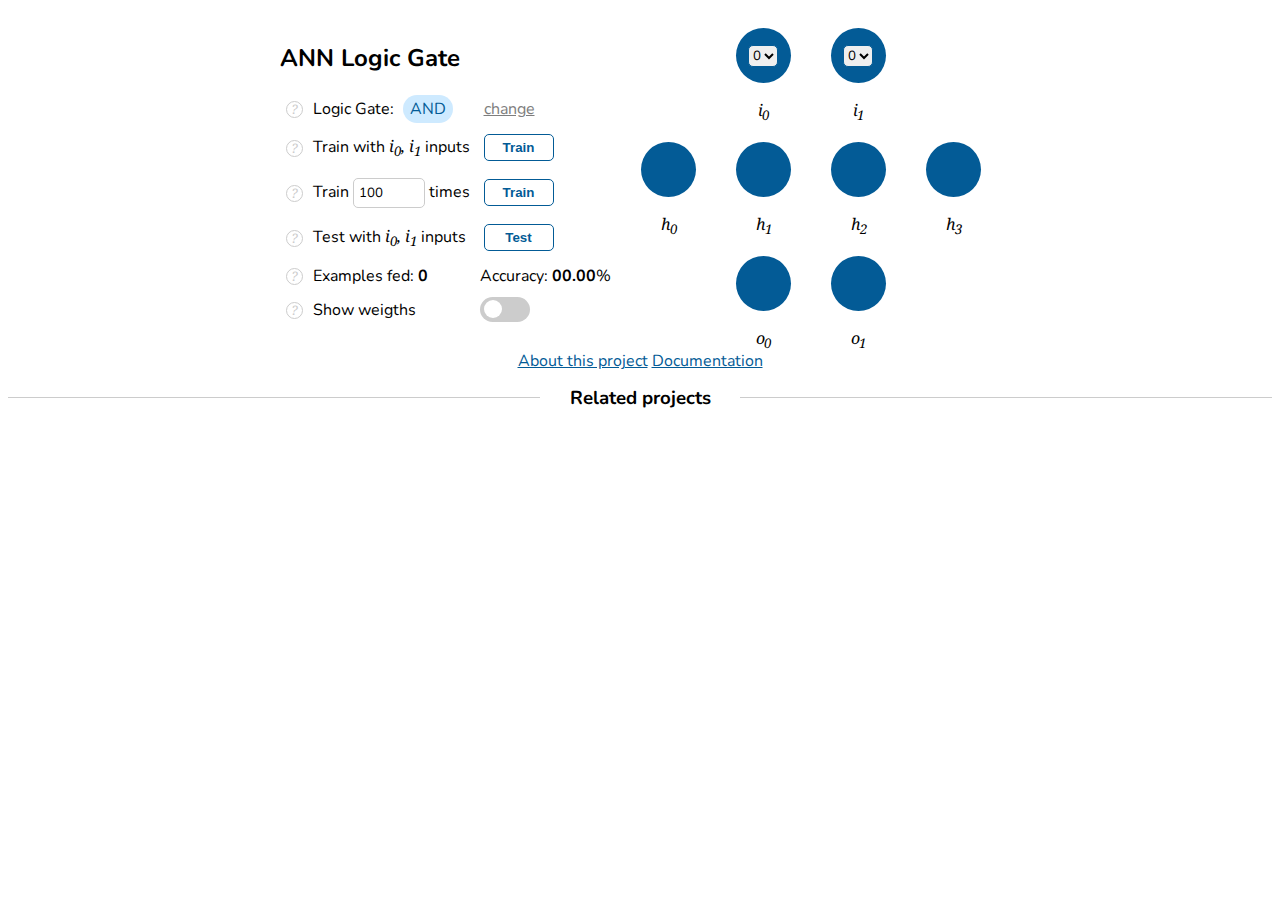
<file: index.html>
<!DOCTYPE html>
<html>
    <head>
        <meta name="viewport" content="width=device-width, initial-scale=1">
        <meta charset="UTF-8">
        <link href="style/style.css" rel="stylesheet">
        <link href="style/slidercheckbox.css" rel="stylesheet">
        <link rel="preconnect" href="https://fonts.gstatic.com">
        <link href="https://fonts.googleapis.com/css2?family=Noto+Serif:ital,wght@1,700&family=Nunito:wght@300&display=swap" rel="stylesheet">
    </head>
    <body>
        <div id="menu-controls">
            <span id="menu-title"><h2>ANN Logic Gate</h2>
                
            </span>
            <div id="controls">
                <table id="trainAndTest">
                    <tr>
                        <td><span class="info">?<div class="infotext">
                            <p>The <b>ANN</b> model proposed can <b>simulate</b> the behaviour of the most common binary <b>logic gates</b>. 
                            </p> 
                            <p>The choosen gate is displayed alongside in a light blue box.</p> 
                            <p>Use the <u>change</u> link to select a different one.</p> </div></span></td>
                        <td>
                            <span id="changeGateControl">
                                Logic Gate: <span id="gateText"></span>
                            </span>
                        </td>
                        <td>
                            <span class="jsLink" onclick="showLogicGateSelector()">change</span>
                        </td>
                    </tr>
                    <tr>
                        <td><span class="info">?<div class="infotext">
                            <p>Select the inputs desired using the option fields within the <b>input neurons</b>.</p>
                            <p>Clicking the <b>Train</b> button the system will evaluate the inputs and generate the exact computed output.</p>
                            <p>These data will be <b>propagate</b> in the ANN and <b>weigths</b> will be <b>updated</b> accordingly.</p>
                        </div></span></td>
                        <td>Train with <span>i<sub>0</sub>, i<sub>1</sub></span> inputs</td>
                        <td><button id="propagate">Train</button></td>
                    </tr>

                    <tr>
                        <td><span class="info">?<div class="infotext">
                            <p>Use the input field to <b>type a number</b>.</p>
                            <p>The system will use the number to produce as many <b>random</b> examples which will be used to <b>train the ANN</b>.</p>
                        </div></span></td>
                        <td>
                            <div id="n-examples">Train <input type="number" value="100" placeholder="number" id="times" /> times</div>
                        </td>
                        <td>
                            <button id="train">Train</button>
                        </td>
                    </tr>

                    <tr>
                        <td><span class="info">?<div class="infotext">
                            <p>Select the inputs desired using the <b>input neurons</b>.</p>
                            <p>By clicking the <b>Test</b> button, the ANN will evaluate the inputs.</p>
                            <p>The exact result will be highlighted with a <b>light green outer border</b> in the correspondent output neuron. </p>
                            <p>The ANN's computed result will be displayed lighting up in green the correspondent output neuron.</p>
                        </div></span></td>
                        <td>Test with <span>i<sub>0</sub>, i<sub>1</sub></span> inputs</td>
                        <td><button id="test">Test</button></td>
                    </tr>
                    
                    <tr>
                        <td><span class="info">?<div class="infotext">
                            <p>The ANN will save the <b>number of example</b> used to train it.</p>
                            <p><b>Changing</b> the simulated <b>logic gate</b> will <b>reset</b> this number to 0.</p>
                            <p>The <b>accuracy</b> measure the <b>reliability</b> of the ANN,
                            it is calculated <b>testing a set of inputs</b> and elaborating the <b>total error</b>.</p>
                        </div></span></td>
                        <td>
                            <span class="infoANN">Examples fed: <span id="examplesPropagate">0</span></span>
                        </td>
                        <td>
                            <span class="infoANN">Accuracy: <span id="accuracy">00.00</span>%</span>
                        </td>
                    </tr>
                    <tr>
                        <td><span class="info">?<div class="infotext">
                            <p>This option allows users to <b>track the progress</b> of the ANN by <b>displaying the weigths</b>.</p>
                            <p>Weigths are shown in form of a <b>table</b> between the <b>neuron layers</b> involved</p>
                            <p>Weigths table will be <b>updated</b> after every <b>traing process</b>.</p>
                        </div></span></td>
                        <td>Show weigths</td>
                        <td>
                        <label class="switch">
                            <input onclick="toggleWeigths()" id="weigthsCheckbox" type="checkbox">
                            <span class="slider round"></span>
                          </label>
                        </td>
                    </tr>
                </table>
                
                
            </div>
            <br>
        </div>
        <div id="opacityDiv"></div>
        <div id="logicGateSelector">
            <p>Select a logic operator:</p> <div id="logicalOperatorSelector"></div><br>
            <button onclick="changeLogicGate()">Confirm</button><span class="jsLink" onclick="cancelChange()">Cancel</span>
            <p>Changing the logic operator requests the ANN to be reload <br> <i>All training progress will be lost</i></p>
        </div>
        
        <div id="ANN">
            <div class="layer" id="input_layer"></div>
            <div class="weigth"><table id="w_ih"></table></div>
            <div class="layer" id="hidden_layer"></div>
            <div class="weigth"><table id="w_ho"></table></div>
            <div class="layer" id="output_layer"></div>
        </div>
        <div id="links">
            <a href="pages/about.html">About this project</a> 
            <a href="pages/documentation.html">Documentation</a> 
        </div>

        <div class="separator">
            <hr>
            <h3 class="subSection">Related projects</h3>
        </div>

        <script src="scripts/variables.js"></script>
        <script src="scripts/ANN.js"></script>
        <script src="scripts/graphics.js"></script>
        <script src="scripts/controls.js"></script>
    </body>
</html>
</file>
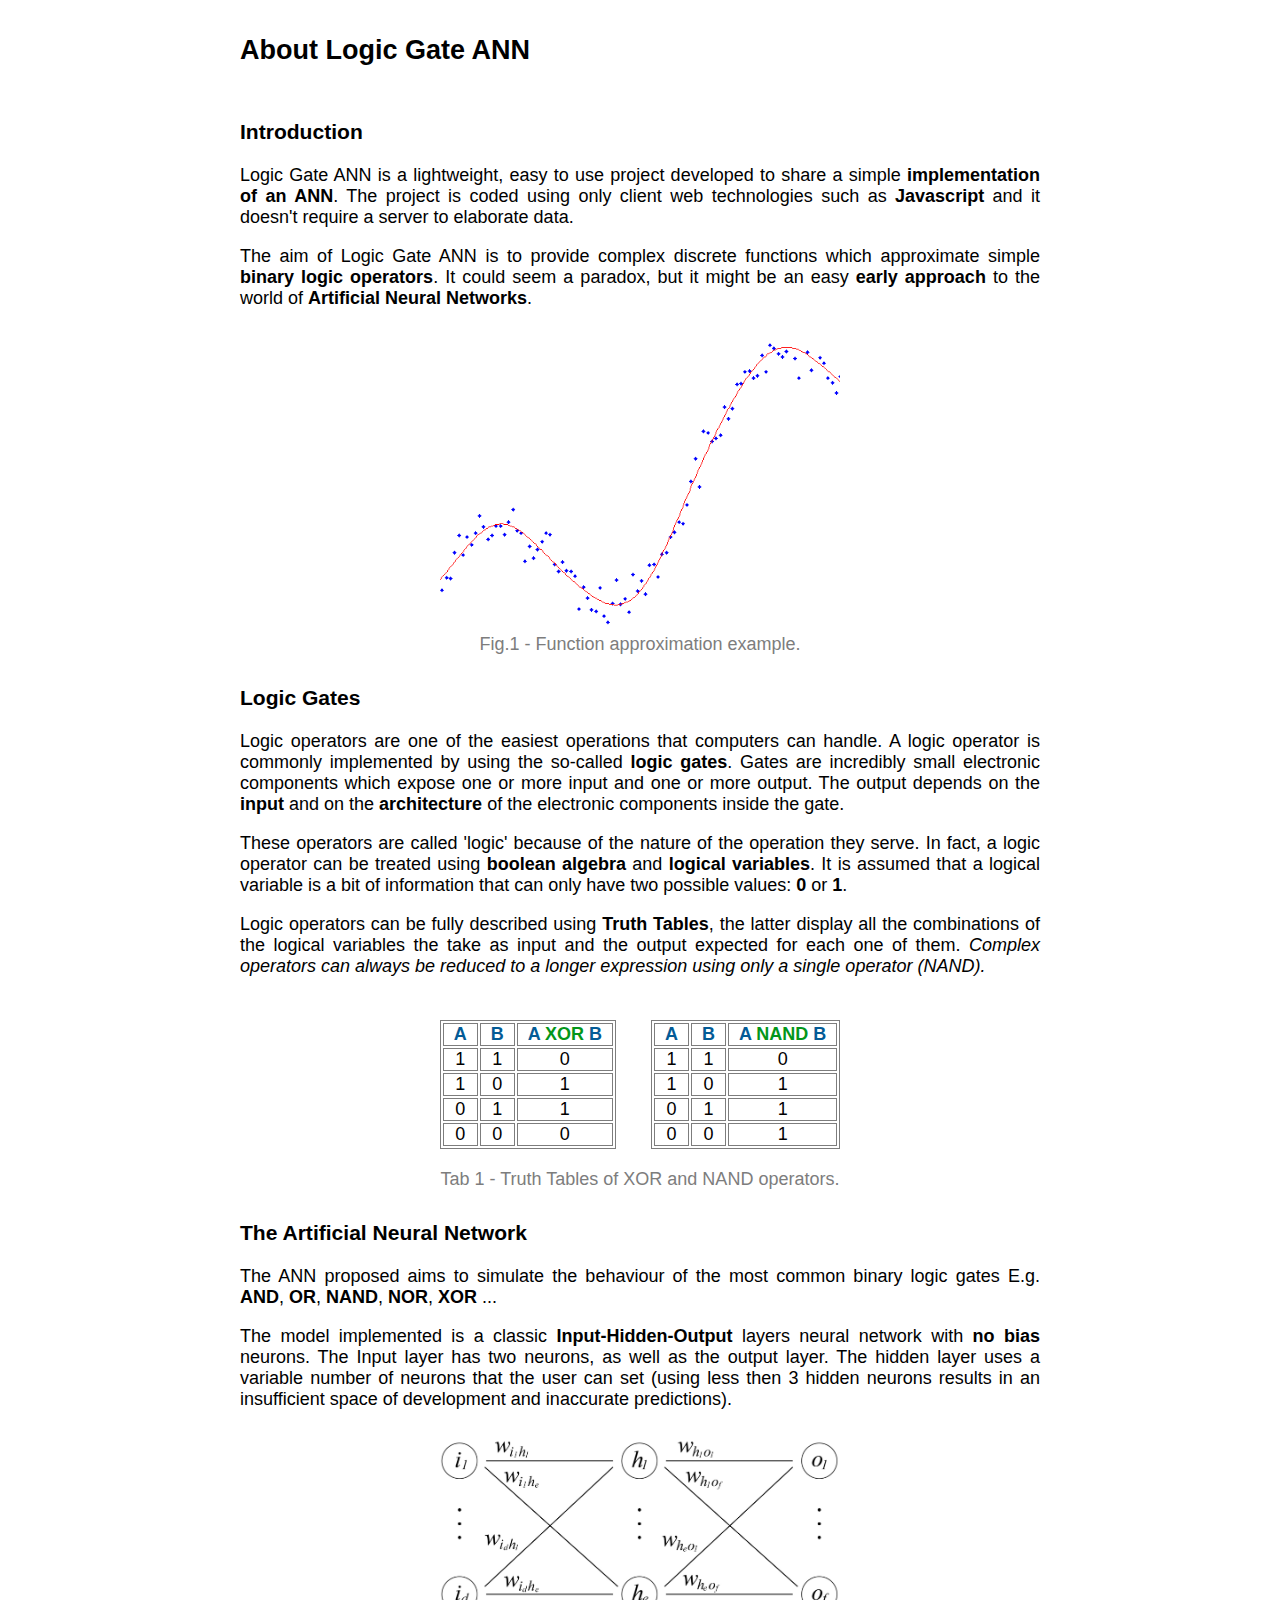
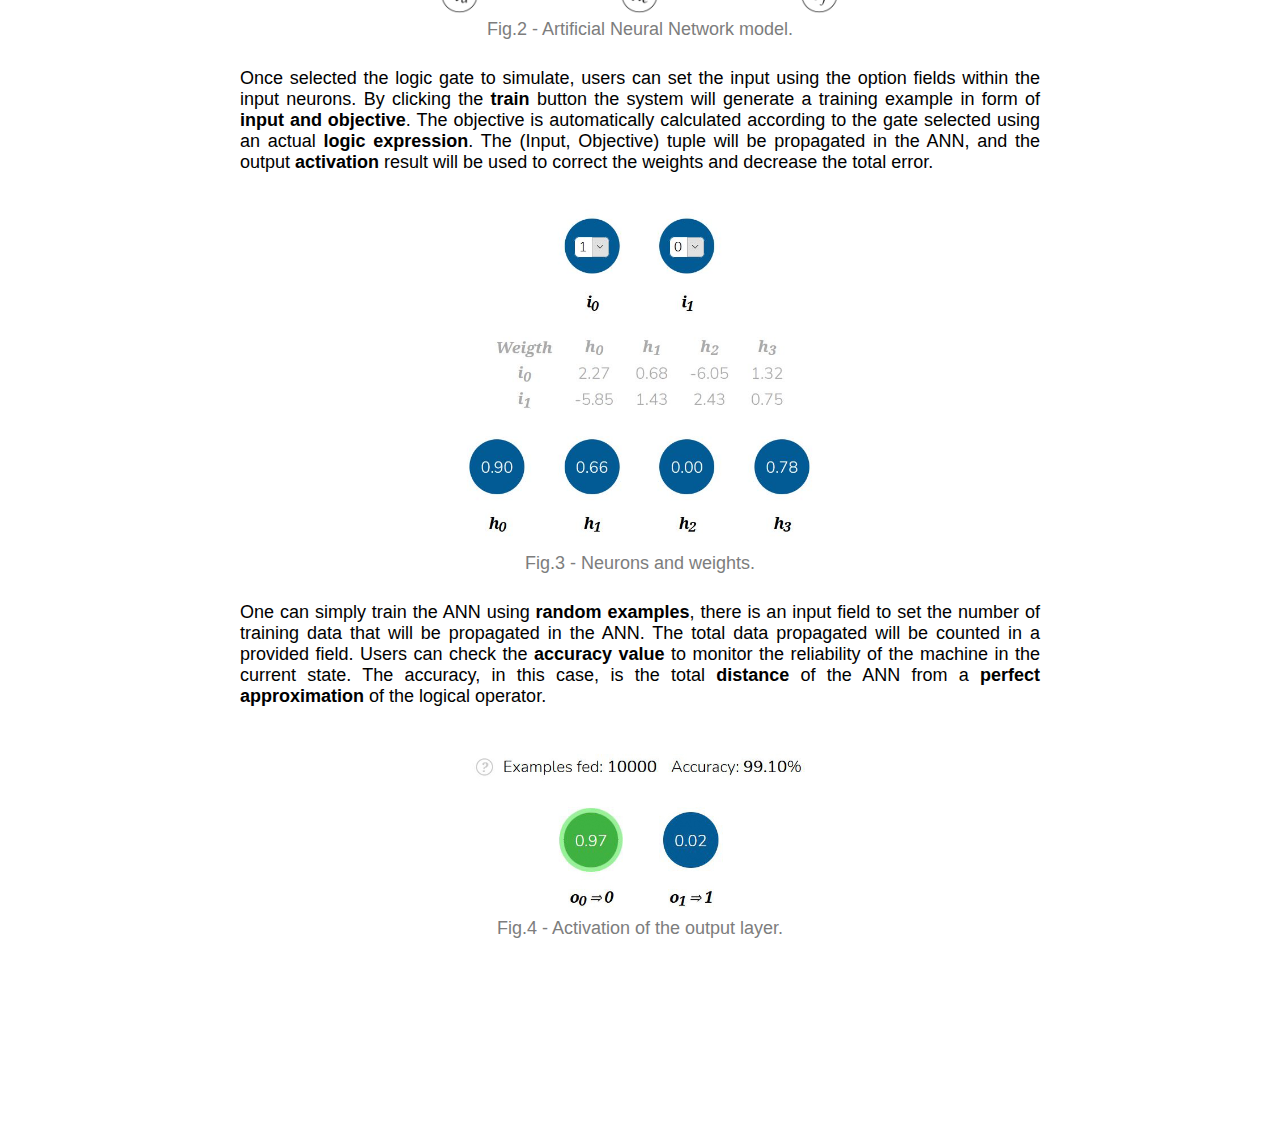
<file: pages/about.html>
<!DOCTYPE html>
    <html>

    <head>
        <meta charset="utf8">
        <title>About Logic Gate ANN</title>
        <link rel="stylesheet" href="../style/style.css">
    </head>
    <body>
        <div id="doc-header">
            <h2>About Logic Gate ANN</h2>
        </div>
        <div id="doc-container">
            <h3>Introduction</h3>
            <p>
                Logic Gate ANN is a lightweight, easy to use project developed to share a simple
                <b>implementation of an ANN</b>. The project is coded using only client web technologies
                such as <b>Javascript</b> and it doesn't require a server to elaborate data.
            </p>
            <p>
                The aim of Logic Gate ANN is to provide complex discrete functions which approximate
                simple <b>binary logic operators</b>. It could seem a paradox, but it might be an easy
                <b>early approach</b> to the world of <b>Artificial Neural Networks</b>.
            </p>
            <figure>
                <img src="../images/2d-function-approximation-example.png" alt="Function approximation example">
                <figcaption>Fig.1 - Function approximation example.</figcaption>
              </figure> 
            <h3>Logic Gates</h3>
            <p>
                Logic operators are one of the easiest operations that computers can handle.
                A logic operator is commonly implemented by using the so-called <b>logic gates</b>. 
                Gates are incredibly small electronic components which expose one or more 
                input and one or more output.
                The output depends on the <b>input</b> and on the <b>architecture</b> of the electronic
                components inside the gate.
            </p>
            <p>
                These operators are called 'logic' because of the nature of the operation they
                serve. In fact, a logic operator can be treated using <b>boolean algebra</b> and
                <b>logical variables</b>.
                It is assumed that a logical variable is a bit of information that can only 
                have two possible values: <b>0</b> or <b>1</b>.
            </p>
            <p>
                Logic operators can be fully described using <b>Truth Tables</b>, the latter display
                all the combinations of the logical variables the take as input and the output 
                expected for each one of them.
                <i>Complex operators can always be reduced to a longer expression using only a single
                    operator (NAND).</i> 
            </p>
            <figure>
                <table class="illustrate">
                    <tr><th>A</th><th>B</th><th>A <i>XOR</i> B</th></tr>
                    <tr><td>1</td><td>1</td><td>0</td></tr>
                    <tr><td>1</td><td>0</td><td>1</td></tr>
                    <tr><td>0</td><td>1</td><td>1</td></tr>
                    <tr><td>0</td><td>0</td><td>0</td></tr>
                </table>
                <table class="illustrate">
                    <tr><th>A</th><th>B</th><th>A <i>NAND</i> B</th></tr>
                    <tr><td>1</td><td>1</td><td>0</td></tr>
                    <tr><td>1</td><td>0</td><td>1</td></tr>
                    <tr><td>0</td><td>1</td><td>1</td></tr>
                    <tr><td>0</td><td>0</td><td>1</td></tr>
                </table>
                <figcaption>Tab 1 - Truth Tables of XOR and NAND operators.</figcaption>
            </figure>
            <h3>The Artificial Neural Network</h3>
            <p>
                The ANN proposed aims to simulate the behaviour of the most common binary logic
                gates E.g. <b>AND</b>, <b>OR</b>, <b>NAND</b>, <b>NOR</b>, <b>XOR</b> ... 
            </p>
            <p>
                The model implemented is a classic <b>Input-Hidden-Output</b> layers neural network 
                with <b>no bias</b> neurons.
                The Input layer has two neurons, as well as the output layer. The hidden layer
                uses a variable number of neurons that the user can set (using less then 3 
                hidden neurons results in an insufficient space of development and inaccurate 
                predictions). 
            </p>
            <figure>
                <img src="../images/Artificial_Neural_Network.jpg" alt="Artificial Neural Network model">
                <figcaption>Fig.2 - Artificial Neural Network model.</figcaption>
            </figure> 
            <p>
                Once selected the logic gate to simulate, users can set the input using the option fields
                within the input neurons.
                By clicking the <b>train</b> button the system will generate a training example in form of 
                <b>input and objective</b>. The objective is automatically calculated according to the gate selected
                using an actual <b>logic expression</b>.
                The (Input, Objective) tuple will be propagated in the ANN, and the output <b>activation</b> result 
                will be used to correct the weights and decrease the total error.
            </p>
            <figure>
                <img src="../images/neurons_and_weights.JPG" alt="Neurons and weights">
                <figcaption>Fig.3 - Neurons and weights.</figcaption>
              </figure> 
            <p>
                One can simply train the ANN using <b>random examples</b>, there is an input field to set the number
                of training data that will be propagated in the ANN. The total data propagated will be counted
                in a provided field. Users can check the <b>accuracy value</b> to monitor the reliability of
                the machine in the current state.
                The accuracy, in this case, is the total <b>distance</b> of the ANN from a <b>perfect approximation</b> of
                the logical operator. 
            </p>
            <figure>
                <img src="../images/activation.JPG" alt="Activation of output layer">
                <figcaption>Fig.4 - Activation of the output layer.</figcaption>
            </figure> 
        </div>
    </body>
</html>
</file>
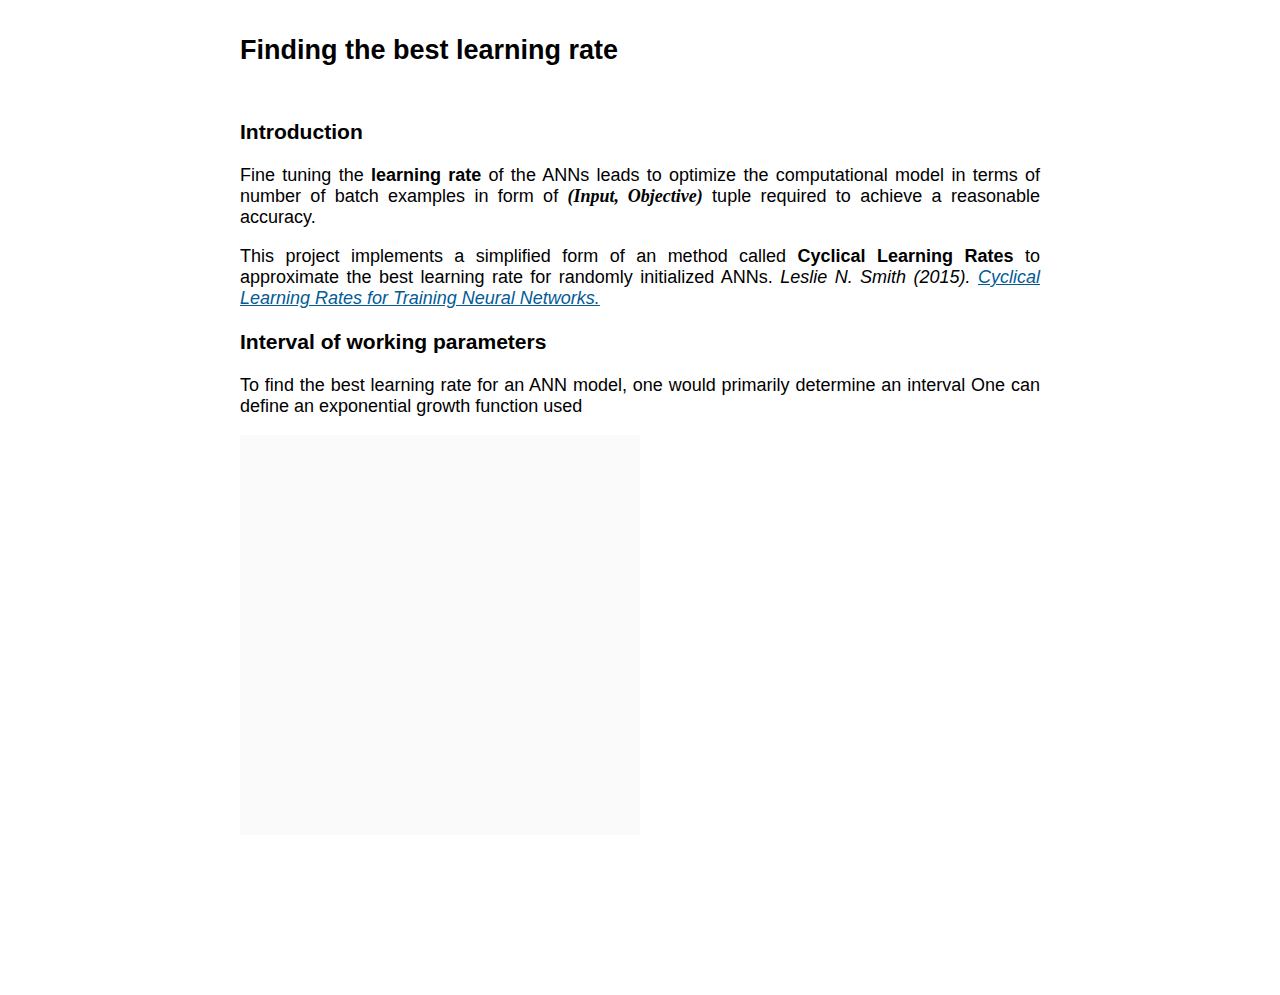
<file: pages/best_learning_rate.html>
<!DOCTYPE html>
<html>

<head>
    <meta charset="utf8">
    <title>Best Learning Rate</title>
    <script src="../scripts/variables.js"></script>
    <script src="../scripts/ANN.js"></script>
    <script src="../scripts/findLearningRate.js"></script>
    <link rel="stylesheet" href="../style/style.css">    
</head>

<body>
    <div id="doc-header">
        <h2>Finding the best learning rate</h2>
    </div>
    <div id="doc-container">
        <h3>Introduction</h3>
        <p>
            Fine tuning the <b>learning rate</b> of the ANNs leads to optimize the computational model in terms of 
            number of batch examples in form of <i class="mathSerif"><b>(Input, Objective)</b></i> tuple required 
            to achieve a reasonable accuracy.
        </p>
        <p>
            This project implements a simplified form of an method called
            <b>Cyclical Learning Rates</b> to approximate the best learning rate for randomly initialized ANNs.
            <i>Leslie N. Smith (2015). <a href="https://arxiv.org/abs/1506.01186">Cyclical Learning Rates for Training Neural Networks.</a></i>
        </p>
        <h3>Interval of working parameters</h3>
        <p>
            To find the best learning rate for an ANN model, one would primarily determine an interval 
            One can define an exponential growth function used 
        </p>

        <canvas id="canvas" width="400" height="400" style="background: rgb(250, 250, 250);"></canvas>

    </div>

</body>

</html>
</file>
<file: style/style.css>
body{
    font-family: 'Nunito', sans-serif;
    text-align: center;
    background-color: #fff;
    color: #000;
}
.layer{
    position: relative;
    display: block;
    margin-top: 0px;
}
.neuron{
    position: relative;
    height: 55px;
    width: 55px;
    border-radius: 55px;
    background-color: #035b96;
    line-height: 55px;
    margin: 20px 20px;
    color: #fff;
    display: inline-block;
}
table{
    position: relative;
    display: block;
    text-align: center;
    margin: auto;
}
td, th{
    padding: 0px 10px 0px 10px;
}
select, option{
    border-radius: 5px;
    border: 1px solid #035b96;
}
input, select, option{
    font-family: 'Nunito', sans-serif;
}
.weigth{
    margin-top: 20px;
    display: inline-block;
}
.neuron span{
    letter-spacing: -1px;
}
#menu-controls{
    text-align: left;
}
#menu-title{
    display: inline-block;
    
}
#n-examples{
    display: inline-block;

}
#logicGateSelector{
    top:0px;
    text-align: center;
    border-radius: 10px;
    position: fixed;
    width: 280px;
    padding: 10px;
    left: 50%;
    margin-left: -150px;
    margin-top: -1000%;
    transition: all 0.3s ease;
    z-index: 100;
    background-color: #ffffff;
    -webkit-box-shadow: 0px 0px 46px -27px rgba(0,0,0,0.75);
    -moz-box-shadow: 0px 0px 46px -27px rgba(0,0,0,0.75);
    box-shadow: 0px 0px 46px -27px rgba(0,0,0,0.75);
}
#logicGateSelector i{
    color: red;
}
.jsLink{
    text-decoration: underline;
    cursor: pointer;
    margin: 4px;
    color: #7d7d7d;
}
.selectedOperator{
    background-color: #035b96!important;
    color: #fff!important;
}
.activated{
    background-color: rgb(65, 178, 65)!important;
}
.target{
    border: 4px solid rgb(154, 241, 154);
}
.separator{
    margin-top: 25px;
}
.separator hr { 
    display: block; 
    height: 1px;
    border: 0; 
    border-top: 1px solid #ccc;
    margin: 1em 0; 
    padding: 0;
}
.subSection{
    position: relative;
    background-color: #fff;
    max-width: 200px;
    margin: auto;
    margin-top: -30px;
}
.info{
    color: #ccc;
    border: 1.5px solid #ccc;
    display: inline-block;
    border-radius: 30px;
    width: 15px;
    height: 15px;
    text-align: center;
    line-height: 15px;
    font-size: 13px;
    transition: all 0.4s ease;
    cursor: pointer;
}
.info .infotext{
    display: none;
    position: absolute;
    top: 0px;
    left: 30px;
    background-color: #fff;
    padding: 5px 15px;
    border: 1.5px solid #656565;
    border-radius: 5px;
    color: #656565;
    max-width: 250px;
    text-align: justify;
    font-family: 'Nunito', sans-serif;
    font-size: 15.3px;
    line-height: 20px;
    font-style: normal;
    z-index: 98;
}
.info:hover .infotext{
    display: block;
}
.info:hover{
    color: #656565;
    border: 1.5px solid #656565;
}
.operatorSelector{
    display: inline-block;
    padding: 10px;
    background-color: #ceeaff;
    color: #035b96;
    margin: 5px;
    border-radius: 7px;
    cursor: pointer;
    transition: all 0.5s ease;
}
.operatorSelector:hover{
    color: #fff;
    background-color: #035b96!important;
}

#opacityDiv{
    top:0px;
    opacity: 0.2;
    position: fixed;
    width: 100%;
    height: 100%;
    background-color: #fff;
    margin-top: -1000%;
    z-index: 99;
}
#changeGateControl, #changeGateControl span, #controls .jsLink{
    font-family: 'Nunito', sans-serif!important;
    font-style: normal!important;
}
#gateText{
    font-size: 16px;
    background-color: #ceeaff;
    color: #035b96;
    padding: 3px 7px;
    margin: 5px;
    border-radius: 30px;
}

button, input{
    background-color: transparent;
    color: #035b96;
    border: 1.5px solid #035b96;
    border-radius: 5px;
    padding: 5px;
}
input[type=number] {
    border: 1px solid #ccc!important;
    color: #000!important;
}
input::-webkit-outer-spin-button,
input::-webkit-inner-spin-button {
  -webkit-appearance: none;
  margin: 0;
}

/* Firefox */
input[type=number] {
  -moz-appearance: textfield;
}

button{
    cursor: pointer;
    margin: 4px;
    transition: all 0.5s ease;
    font-weight: bold;
    width: 70px;
}
button:hover{
    color: #fff;
    background-color: #035b96;
}

.neuron span{
    color: #000;
}

#ANNinfo, #menu-controls{
    display: inline-block;
}
table{
    color: #aaa;
}
#times{
    width: 60px;
}
#controls .jsLink{
    font-size: 16px;
}
#menu-title h2{
    position: relative;
    top:2px;
    display: inline-block;
}

th, .neuron span, #trainAndTest span{
    font-family: 'Noto Serif', serif;
    font-style: italic;
}
#trainAndTest{
    color: #000;
    text-align: left;
}
.infoANN, .infoANN span{
    font-family: 'Nunito', sans-serif!important;
    font-style: normal!important;
}
.infoANN span{
    font-weight: bold;
}
#trainAndTest td {
    padding: 4px 4px;
}
  #ANN{
      display: inline-block;
  }
  #doc-container, #doc-header{
      max-width: 800px;
      text-align: justify;
      margin: auto;
      padding: 5px 20px;
      font-size: 18px;
      
  }
  #doc-container{
      margin-bottom: 150px;
  }
  figure{
      text-align: center;
      padding: 10px 0px;
  }
  figure img{
    max-width: 400px;
    margin: auto;
  }
  figcaption{
      color: #7d7d7d;
  }
  table.illustrate{
      border: 1px solid #7d7d7d;
      display: inline-block;
      color: #000;
      margin: 15px;
  }
table.illustrate td{
    border: 1px solid #7d7d7d;
}
table.illustrate th{
    font-family: 'Nunito', sans-serif;
    color: #035b96;
    font-style: normal;
    border: 1px solid #7d7d7d;
}
table.illustrate th i{
    color:#03961a;
    font-style: normal;
}
.quote{
    font-style: italic;
    font-weight: bold;
}
.in-bl{
    display: inline-block;
}
.center-equation{
    line-height: 40px;
    text-align: center;
    margin-bottom: 25px;
}
.center-equation .MathJax{
    margin: 0px 30px;
}
.mathSerif{
    font-family: 'Times New Roman', Times, serif;
}
a, a:visited{
    color: #035b96;
}
</file>
<file: style/slidercheckbox.css>
/********** Slider CSS ***********/

 /* The switch - the box around the slider */
 .switch {
    position: relative;
    display: inline-block;
    width: 50px;
    height: 25px;
  }
  
  /* Hide default HTML checkbox */
  .switch input {
    opacity: 0;
    width: 0;
    height: 0;
  }
  
  /* The slider */
  .slider {
    position: absolute;
    cursor: pointer;
    top: 0;
    left: 0;
    right: 0;
    bottom: 0;
    background-color: #ccc;
    -webkit-transition: .4s;
    transition: .4s;
  }
  
  .slider:before {
    position: absolute;
    content: "";
    height: 18px;
    width: 18px;
    left: 4px;
    bottom: 4px;
    background-color: white;
    -webkit-transition: .4s;
    transition: .4s;
  }
  
  input:checked + .slider {
    background-color: #035b96;
  }
  
  input:focus + .slider {
    box-shadow: 0 0 1px #035b96;
  }
  
  input:checked + .slider:before {
    -webkit-transform: translateX(23px);
    -ms-transform: translateX(23px);
    transform: translateX(23px);
  }
  
  /* Rounded sliders */
  .slider.round {
    border-radius: 34px;
  }
  
  .slider.round:before {
    border-radius: 50%;
  } 
  /* ************ END SLIDER ********** */
</file>
